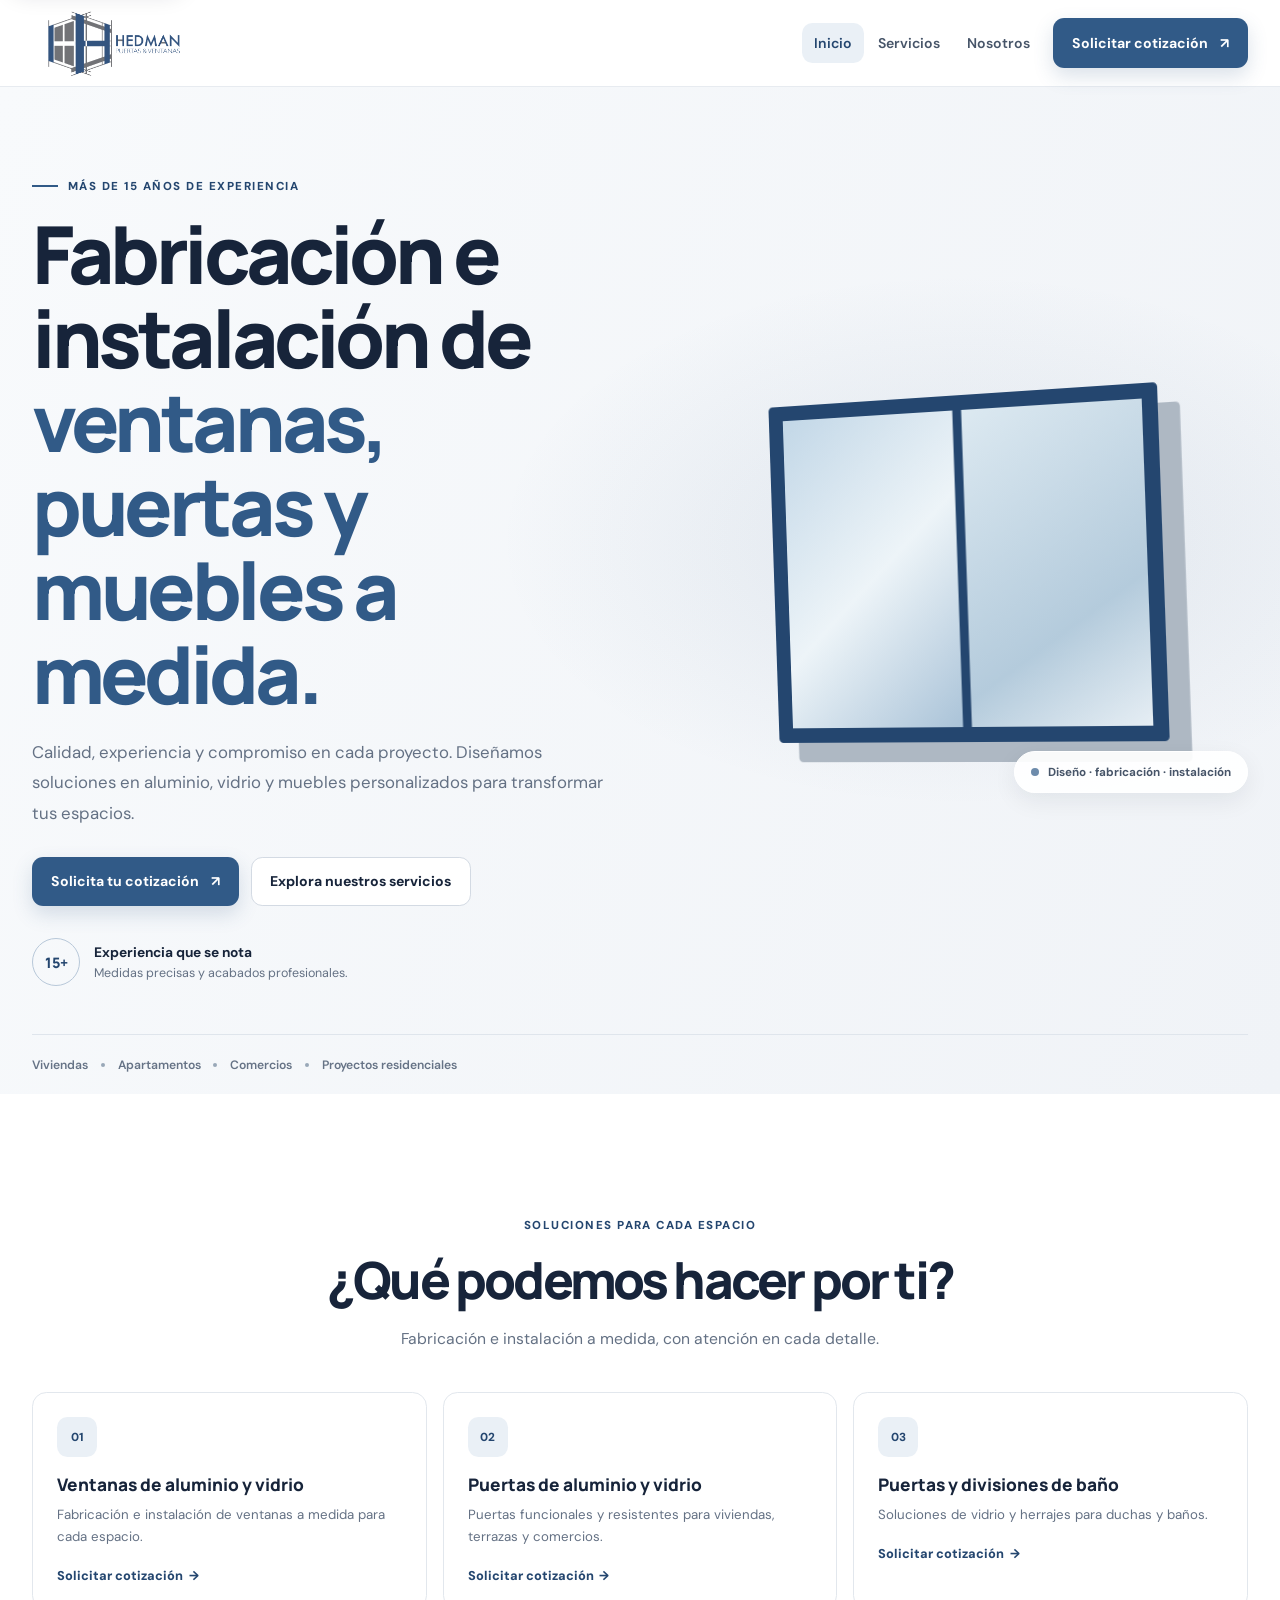
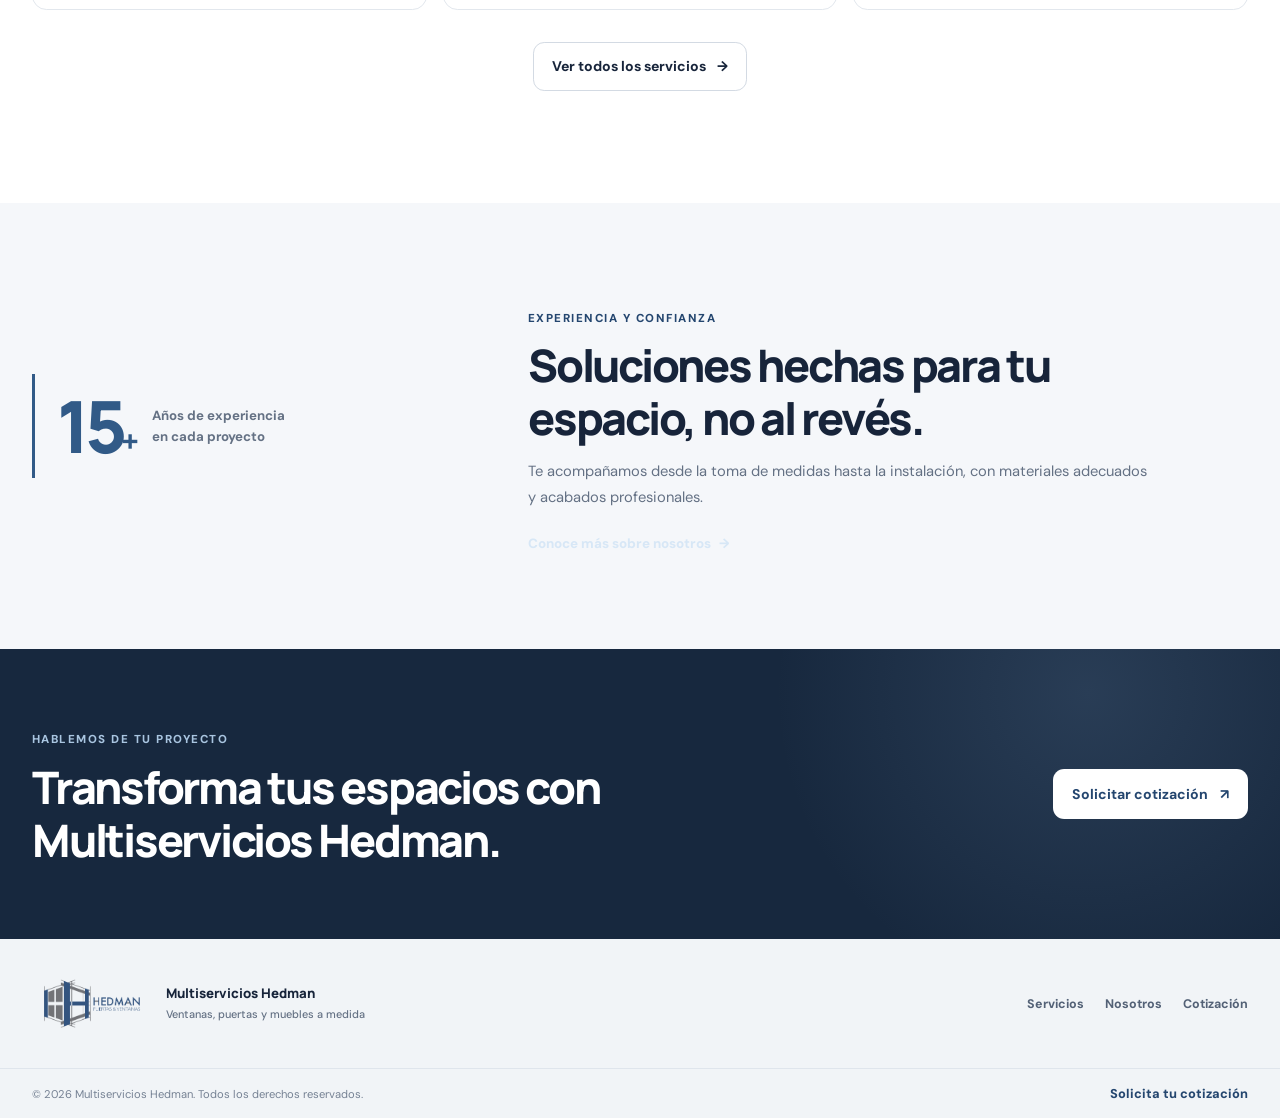
<file: index.html>
<!doctype html>
<html lang="es">
  <head>
    <meta name="google-site-verification" content="o9bRiM8Vv9h1W247i31Mnk1DUJc8JtSjaCbiQFtbAyY" /><title>Multiservicios Hedman | Ventanas, Puertas de Vidrio y Muebles en Panamá</title>
    <meta name="description" content="Fabricación e instalación de ventanas de aluminio, puertas de baño en vidrio templado y muebles a medida en Panamá. Más de 15 años de experiencia. Solicita tu cotización.">
    <meta charset="UTF-8" />
    <meta name="viewport" content="width=device-width, initial-scale=1" />
    <meta name="description" content="Multiservicios Hedman" />
    <meta name="theme-color" content="#f5f7fa" />
    <title>Multiservicios Hedman</title>
    <link rel="preconnect" href="https://fonts.googleapis.com" />
    <link rel="preconnect" href="https://fonts.gstatic.com" crossorigin />
    <link href="https://fonts.googleapis.com/css2?family=DM+Sans:wght@400;500;600;700&family=Manrope:wght@400;500;600;700;800&display=swap" rel="stylesheet" />
    <link rel="stylesheet" href="css/styles.css" />
    <script type="module" src="js/main.js"></script>
  </head>
  <body>
    <a class="skip-link" href="#contenido">Saltar al contenido</a>
    <header class="site-header">
      <nav class="navigation container" aria-label="Navegación principal">
        <a class="brand-link" href="index.html" aria-label="Multiservicios Hedman, inicio">
          <img src="Logo/Logo%20Hedman.png" alt="Hedman, puertas y ventanas" />
        </a>
        <button id="menu-toggle" class="menu-toggle" type="button" aria-expanded="false" aria-controls="primary-menu" aria-label="Abrir menú">
          <svg viewBox="0 0 24 24" fill="none" stroke="currentColor" stroke-width="1.8" aria-hidden="true"><path d="M4 7h16M4 12h16M4 17h16" stroke-linecap="round" /></svg>
        </button>
        <div id="primary-menu" class="nav-menu">
          <a class="nav-link" href="index.html" aria-current="page">Inicio</a>
          <a class="nav-link" href="servicios.html">Servicios</a>
          <a class="nav-link" href="nosotros.html">Nosotros</a>
          <a class="button button-primary nav-cta" href="cotizacion.html">Solicitar cotización <span aria-hidden="true">↗</span></a>
        </div>
      </nav>
    </header>

    <main id="contenido">
      <section class="hero-section">
        <div class="hero container">
          <div class="hero-copy">
            <p class="eyebrow"><span class="eyebrow-line"></span> Más de 15 años de experiencia</p>
            <h1>Fabricación e instalación de <span>ventanas, puertas y muebles a medida.</span></h1>
            <p class="hero-description">Calidad, experiencia y compromiso en cada proyecto. Diseñamos soluciones en aluminio, vidrio y muebles personalizados para transformar tus espacios.</p>
            <div class="hero-actions">
              <a class="button button-primary" href="cotizacion.html">Solicita tu cotización <span aria-hidden="true">↗</span></a>
              <a class="button button-outline" href="servicios.html">Explora nuestros servicios</a>
            </div>
            <div class="hero-proof">
              <span class="proof-icon" aria-hidden="true">15+</span>
              <p><strong>Experiencia que se nota</strong><br />Medidas precisas y acabados profesionales.</p>
            </div>
          </div>
          <div class="hero-visual" aria-label="Ilustración de una ventana moderna de aluminio">
            <div class="window-illustration" aria-hidden="true">
              <div class="window-frame"><div class="window-pane pane-one"></div><div class="window-pane pane-two"></div><div class="window-divider"></div></div>
              <div class="window-shadow"></div>
            </div>
            <div class="visual-caption"><span></span> Diseño · fabricación · instalación</div>
          </div>
        </div>
        <div class="hero-bottom container"><span>Viviendas</span><i></i><span>Apartamentos</span><i></i><span>Comercios</span><i></i><span>Proyectos residenciales</span></div>
      </section>

      <section class="section services-section">
        <div class="container">
          <div class="section-heading">
            <p class="eyebrow">Soluciones para cada espacio</p>
            <h2 class="section-title">¿Qué podemos hacer por ti?</h2>
            <p class="section-description">Fabricación e instalación a medida, con atención en cada detalle.</p>
          </div>
          <div id="services-grid" class="services-grid service-preview" data-service-limit="3" aria-live="polite"></div>
          <div class="section-action"><a class="button button-outline" href="servicios.html">Ver todos los servicios <span aria-hidden="true">→</span></a></div>
        </div>
      </section>

      <section class="home-about">
        <div class="container home-about-layout">
          <div class="home-about-number"><strong>15<span>+</span></strong><p>Años de experiencia<br />en cada proyecto</p></div>
          <div class="home-about-copy">
            <p class="eyebrow">Experiencia y confianza</p>
            <h2>Soluciones hechas para tu espacio, no al revés.</h2>
            <p>Te acompañamos desde la toma de medidas hasta la instalación, con materiales adecuados y acabados profesionales.</p>
            <a class="text-link text-link-dark" href="nosotros.html">Conoce más sobre nosotros <span aria-hidden="true">→</span></a>
          </div>
        </div>
      </section>

      <section class="home-cta">
        <div class="container home-cta-inner">
          <div><p class="eyebrow eyebrow-light">Hablemos de tu proyecto</p><h2>Transforma tus espacios con Multiservicios Hedman.</h2></div>
          <a class="button button-white" href="cotizacion.html">Solicitar cotización <span aria-hidden="true">↗</span></a>
        </div>
      </section>
    </main>

    <footer class="site-footer">
      <div class="container footer-main">
        <a class="footer-brand" href="index.html" aria-label="Multiservicios Hedman, inicio">
          <img src="Logo/Logo%20Hedman.png" alt="" />
          <span>Multiservicios Hedman<br /><small>Ventanas, puertas y muebles a medida</small></span>
        </a>
        <div class="footer-links"><a href="servicios.html">Servicios</a><a href="nosotros.html">Nosotros</a><a href="cotizacion.html">Cotización</a></div>
      </div>
      <div class="footer-bottom"><div class="container"><p>© <span id="current-year"></span> Multiservicios Hedman. Todos los derechos reservados.</p><a href="cotizacion.html">Solicita tu cotización</a></div></div>
    </footer>
  </body>
</html>
</file>
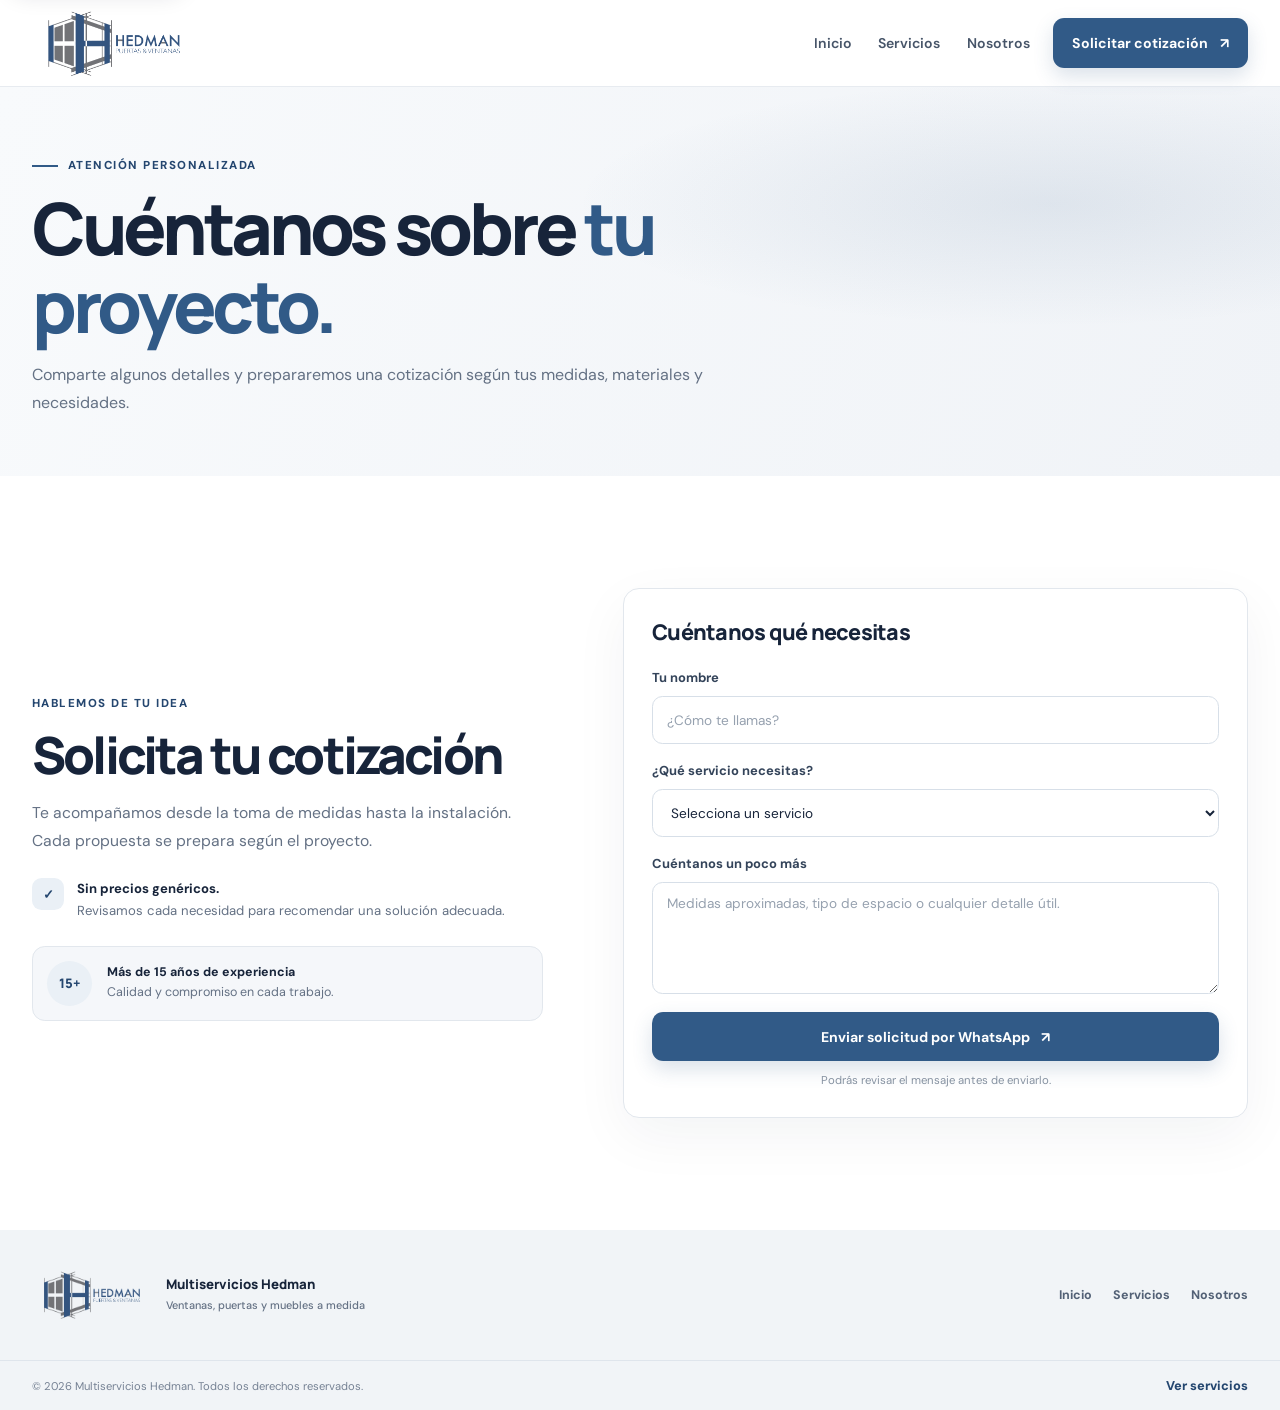
<file: cotizacion.html>
<!doctype html>
<html lang="es">
  <head>
    <meta charset="UTF-8" />
    <meta name="viewport" content="width=device-width, initial-scale=1" />
    <meta name="description" content="Solicita una cotización personalizada para ventanas, puertas, divisiones de baño y muebles a medida con Multiservicios Hedman." />
    <meta name="theme-color" content="#f5f7fa" />
    <title>Solicita una cotización | Multiservicios Hedman</title>
    <link rel="preconnect" href="https://fonts.googleapis.com" />
    <link rel="preconnect" href="https://fonts.gstatic.com" crossorigin />
    <link href="https://fonts.googleapis.com/css2?family=DM+Sans:wght@400;500;600;700&family=Manrope:wght@400;500;600;700;800&display=swap" rel="stylesheet" />
    <link rel="stylesheet" href="css/styles.css" />
    <script type="module" src="js/main.js"></script>
  </head>
  <body>
    <a class="skip-link" href="#contenido">Saltar al contenido</a>
    <header class="site-header">
      <nav class="navigation container" aria-label="Navegación principal">
        <a class="brand-link" href="index.html" aria-label="Multiservicios Hedman, inicio"><img src="Logo/Logo%20Hedman.png" alt="Hedman, puertas y ventanas" /></a>
        <button id="menu-toggle" class="menu-toggle" type="button" aria-expanded="false" aria-controls="primary-menu" aria-label="Abrir menú"><svg viewBox="0 0 24 24" fill="none" stroke="currentColor" stroke-width="1.8" aria-hidden="true"><path d="M4 7h16M4 12h16M4 17h16" stroke-linecap="round" /></svg></button>
        <div id="primary-menu" class="nav-menu">
          <a class="nav-link" href="index.html">Inicio</a>
          <a class="nav-link" href="servicios.html">Servicios</a>
          <a class="nav-link" href="nosotros.html">Nosotros</a>
          <a class="button button-primary nav-cta" href="cotizacion.html" aria-current="page">Solicitar cotización <span aria-hidden="true">↗</span></a>
        </div>
      </nav>
    </header>
    <main id="contenido">
      <section class="page-hero page-hero-compact">
        <div class="container page-hero-inner">
          <p class="eyebrow"><span class="eyebrow-line"></span> Atención personalizada</p>
          <h1>Cuéntanos sobre <span>tu proyecto.</span></h1>
          <p>Comparte algunos detalles y prepararemos una cotización según tus medidas, materiales y necesidades.</p>
        </div>
      </section>
      <section class="section quote-section">
        <div class="container quote-layout">
          <div class="quote-copy">
            <p class="eyebrow">Hablemos de tu idea</p>
            <h2 class="section-title">Solicita tu cotización</h2>
            <p class="section-description">Te acompañamos desde la toma de medidas hasta la instalación. Cada propuesta se prepara según el proyecto.</p>
            <div class="quote-note"><span aria-hidden="true">✓</span><p><strong>Sin precios genéricos.</strong><br />Revisamos cada necesidad para recomendar una solución adecuada.</p></div>
            <div class="quote-contact-card"><span class="quote-contact-icon" aria-hidden="true">15+</span><p><strong>Más de 15 años de experiencia</strong><br />Calidad y compromiso en cada trabajo.</p></div>
          </div>
          <form id="quote-form" class="quote-card">
            <h2>Cuéntanos qué necesitas</h2>
            <label class="form-label" for="quote-name">Tu nombre</label>
            <input id="quote-name" class="form-control" name="name" type="text" autocomplete="name" maxlength="80" placeholder="¿Cómo te llamas?" required />
            <label class="form-label" for="quote-service">¿Qué servicio necesitas?</label>
            <select id="quote-service" class="form-control" name="service" required><option value="">Selecciona un servicio</option></select>
            <label class="form-label" for="quote-details">Cuéntanos un poco más</label>
            <textarea id="quote-details" class="form-control" name="details" rows="5" maxlength="700" placeholder="Medidas aproximadas, tipo de espacio o cualquier detalle útil." required></textarea>
            <p id="quote-error" class="form-error" role="alert" hidden></p>
            <button class="button button-primary submit-button" type="submit">Enviar solicitud por WhatsApp <span aria-hidden="true">↗</span></button>
            <p class="form-hint">Podrás revisar el mensaje antes de enviarlo.</p>
          </form>
        </div>
      </section>
    </main>
    <footer class="site-footer">
      <div class="container footer-main">
        <a class="footer-brand" href="index.html" aria-label="Multiservicios Hedman, inicio"><img src="Logo/Logo%20Hedman.png" alt="" /><span>Multiservicios Hedman<br /><small>Ventanas, puertas y muebles a medida</small></span></a>
        <div class="footer-links"><a href="index.html">Inicio</a><a href="servicios.html">Servicios</a><a href="nosotros.html">Nosotros</a></div>
      </div>
      <div class="footer-bottom"><div class="container"><p>© <span id="current-year"></span> Multiservicios Hedman. Todos los derechos reservados.</p><a href="servicios.html">Ver servicios</a></div></div>
    </footer>
  </body>
</html>
</file>
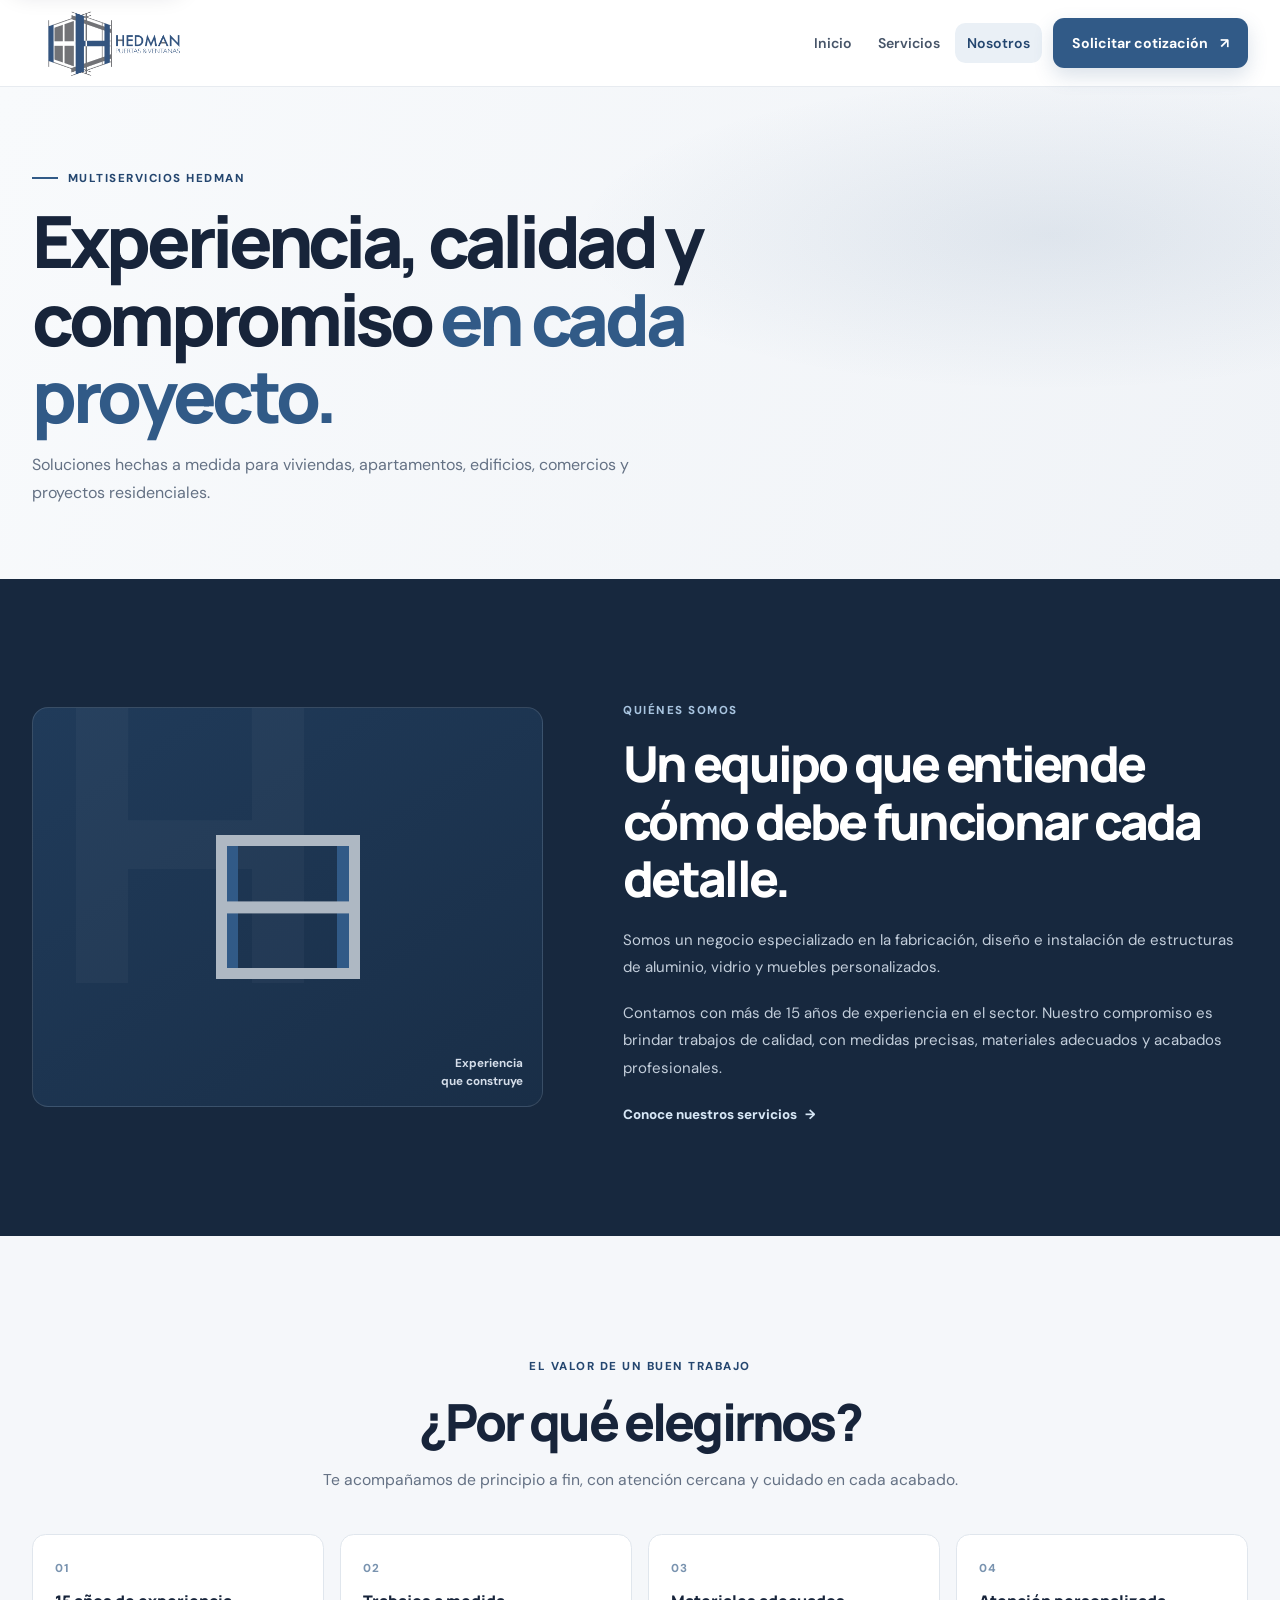
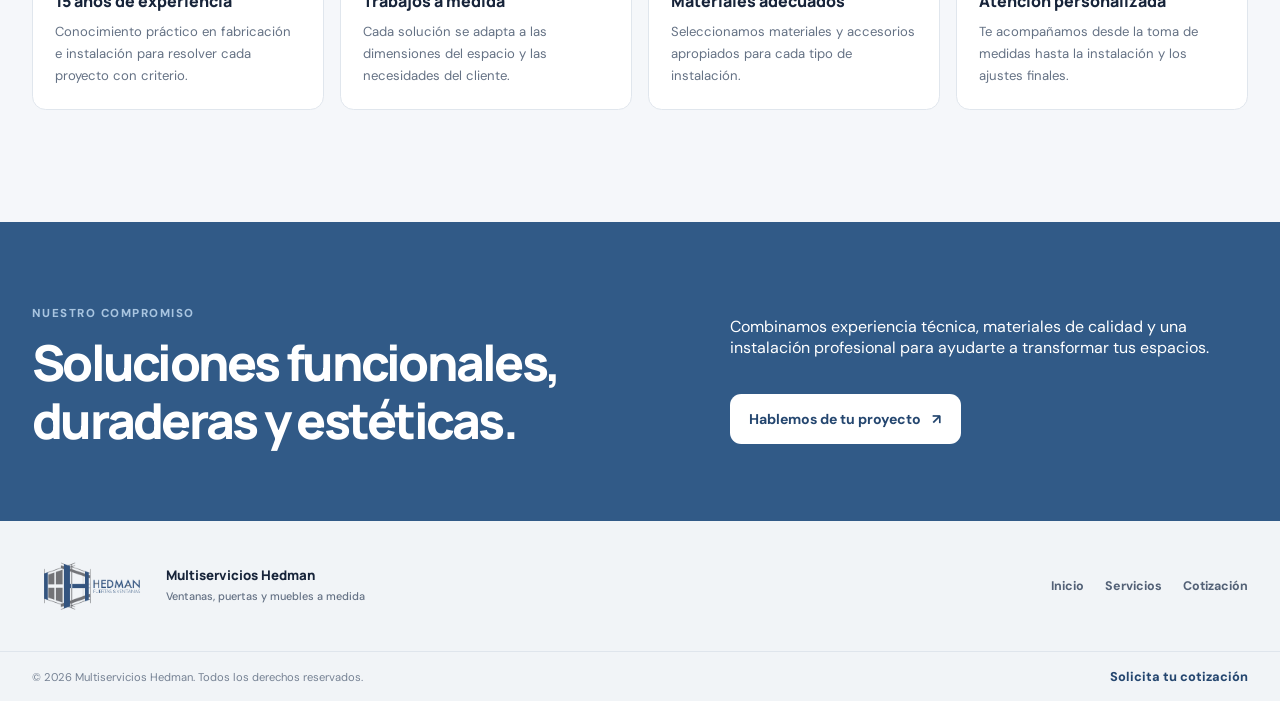
<file: nosotros.html>
<!doctype html>
<html lang="es">
  <head>
    <meta charset="UTF-8" />
    <meta name="viewport" content="width=device-width, initial-scale=1" />
    <meta name="description" content="Conoce Multiservicios Hedman: más de 15 años de experiencia en fabricación e instalación de aluminio, vidrio y muebles personalizados." />
    <meta name="theme-color" content="#f5f7fa" />
    <title>Nosotros | Multiservicios Hedman</title>
    <link rel="preconnect" href="https://fonts.googleapis.com" />
    <link rel="preconnect" href="https://fonts.gstatic.com" crossorigin />
    <link href="https://fonts.googleapis.com/css2?family=DM+Sans:wght@400;500;600;700&family=Manrope:wght@400;500;600;700;800&display=swap" rel="stylesheet" />
    <link rel="stylesheet" href="css/styles.css" />
    <script type="module" src="js/main.js"></script>
  </head>
  <body>
    <a class="skip-link" href="#contenido">Saltar al contenido</a>
    <header class="site-header">
      <nav class="navigation container" aria-label="Navegación principal">
        <a class="brand-link" href="index.html" aria-label="Multiservicios Hedman, inicio"><img src="Logo/Logo%20Hedman.png" alt="Hedman, puertas y ventanas" /></a>
        <button id="menu-toggle" class="menu-toggle" type="button" aria-expanded="false" aria-controls="primary-menu" aria-label="Abrir menú"><svg viewBox="0 0 24 24" fill="none" stroke="currentColor" stroke-width="1.8" aria-hidden="true"><path d="M4 7h16M4 12h16M4 17h16" stroke-linecap="round" /></svg></button>
        <div id="primary-menu" class="nav-menu">
          <a class="nav-link" href="index.html">Inicio</a>
          <a class="nav-link" href="servicios.html">Servicios</a>
          <a class="nav-link" href="nosotros.html" aria-current="page">Nosotros</a>
          <a class="button button-primary nav-cta" href="cotizacion.html">Solicitar cotización <span aria-hidden="true">↗</span></a>
        </div>
      </nav>
    </header>
    <main id="contenido">
      <section class="page-hero">
        <div class="container page-hero-inner">
          <p class="eyebrow"><span class="eyebrow-line"></span> Multiservicios Hedman</p>
          <h1>Experiencia, calidad y compromiso <span>en cada proyecto.</span></h1>
          <p>Soluciones hechas a medida para viviendas, apartamentos, edificios, comercios y proyectos residenciales.</p>
        </div>
      </section>
      <section class="about-section">
        <div class="container about-layout">
          <div class="about-mark" aria-hidden="true"><span>H</span><div class="mark-lines"><i></i><i></i><i></i></div><p>Experiencia<br />que construye</p></div>
          <div class="about-copy">
            <p class="eyebrow eyebrow-light">Quiénes somos</p>
            <h2>Un equipo que entiende cómo debe funcionar cada detalle.</h2>
            <p>Somos un negocio especializado en la fabricación, diseño e instalación de estructuras de aluminio, vidrio y muebles personalizados.</p>
            <p>Contamos con más de 15 años de experiencia en el sector. Nuestro compromiso es brindar trabajos de calidad, con medidas precisas, materiales adecuados y acabados profesionales.</p>
            <a class="text-link" href="servicios.html">Conoce nuestros servicios <span aria-hidden="true">→</span></a>
          </div>
        </div>
      </section>
      <section class="section reasons-section">
        <div class="container">
          <div class="section-heading">
            <p class="eyebrow">El valor de un buen trabajo</p>
            <h2 class="section-title">¿Por qué elegirnos?</h2>
            <p class="section-description">Te acompañamos de principio a fin, con atención cercana y cuidado en cada acabado.</p>
          </div>
          <div class="reasons-grid">
            <article class="reason-card"><span>01</span><h3>15 años de experiencia</h3><p>Conocimiento práctico en fabricación e instalación para resolver cada proyecto con criterio.</p></article>
            <article class="reason-card"><span>02</span><h3>Trabajos a medida</h3><p>Cada solución se adapta a las dimensiones del espacio y las necesidades del cliente.</p></article>
            <article class="reason-card"><span>03</span><h3>Materiales adecuados</h3><p>Seleccionamos materiales y accesorios apropiados para cada tipo de instalación.</p></article>
            <article class="reason-card"><span>04</span><h3>Atención personalizada</h3><p>Te acompañamos desde la toma de medidas hasta la instalación y los ajustes finales.</p></article>
          </div>
        </div>
      </section>
      <section class="commitment-section">
        <div class="container commitment-layout">
          <div><p class="eyebrow eyebrow-light">Nuestro compromiso</p><h2>Soluciones funcionales, duraderas y estéticas.</h2></div>
          <div><p>Combinamos experiencia técnica, materiales de calidad y una instalación profesional para ayudarte a transformar tus espacios.</p><a class="button button-white commitment-button" href="cotizacion.html">Hablemos de tu proyecto <span aria-hidden="true">↗</span></a></div>
        </div>
      </section>
    </main>
    <footer class="site-footer">
      <div class="container footer-main">
        <a class="footer-brand" href="index.html" aria-label="Multiservicios Hedman, inicio"><img src="Logo/Logo%20Hedman.png" alt="" /><span>Multiservicios Hedman<br /><small>Ventanas, puertas y muebles a medida</small></span></a>
        <div class="footer-links"><a href="index.html">Inicio</a><a href="servicios.html">Servicios</a><a href="cotizacion.html">Cotización</a></div>
      </div>
      <div class="footer-bottom"><div class="container"><p>© <span id="current-year"></span> Multiservicios Hedman. Todos los derechos reservados.</p><a href="cotizacion.html">Solicita tu cotización</a></div></div>
    </footer>
  </body>
</html>
</file>
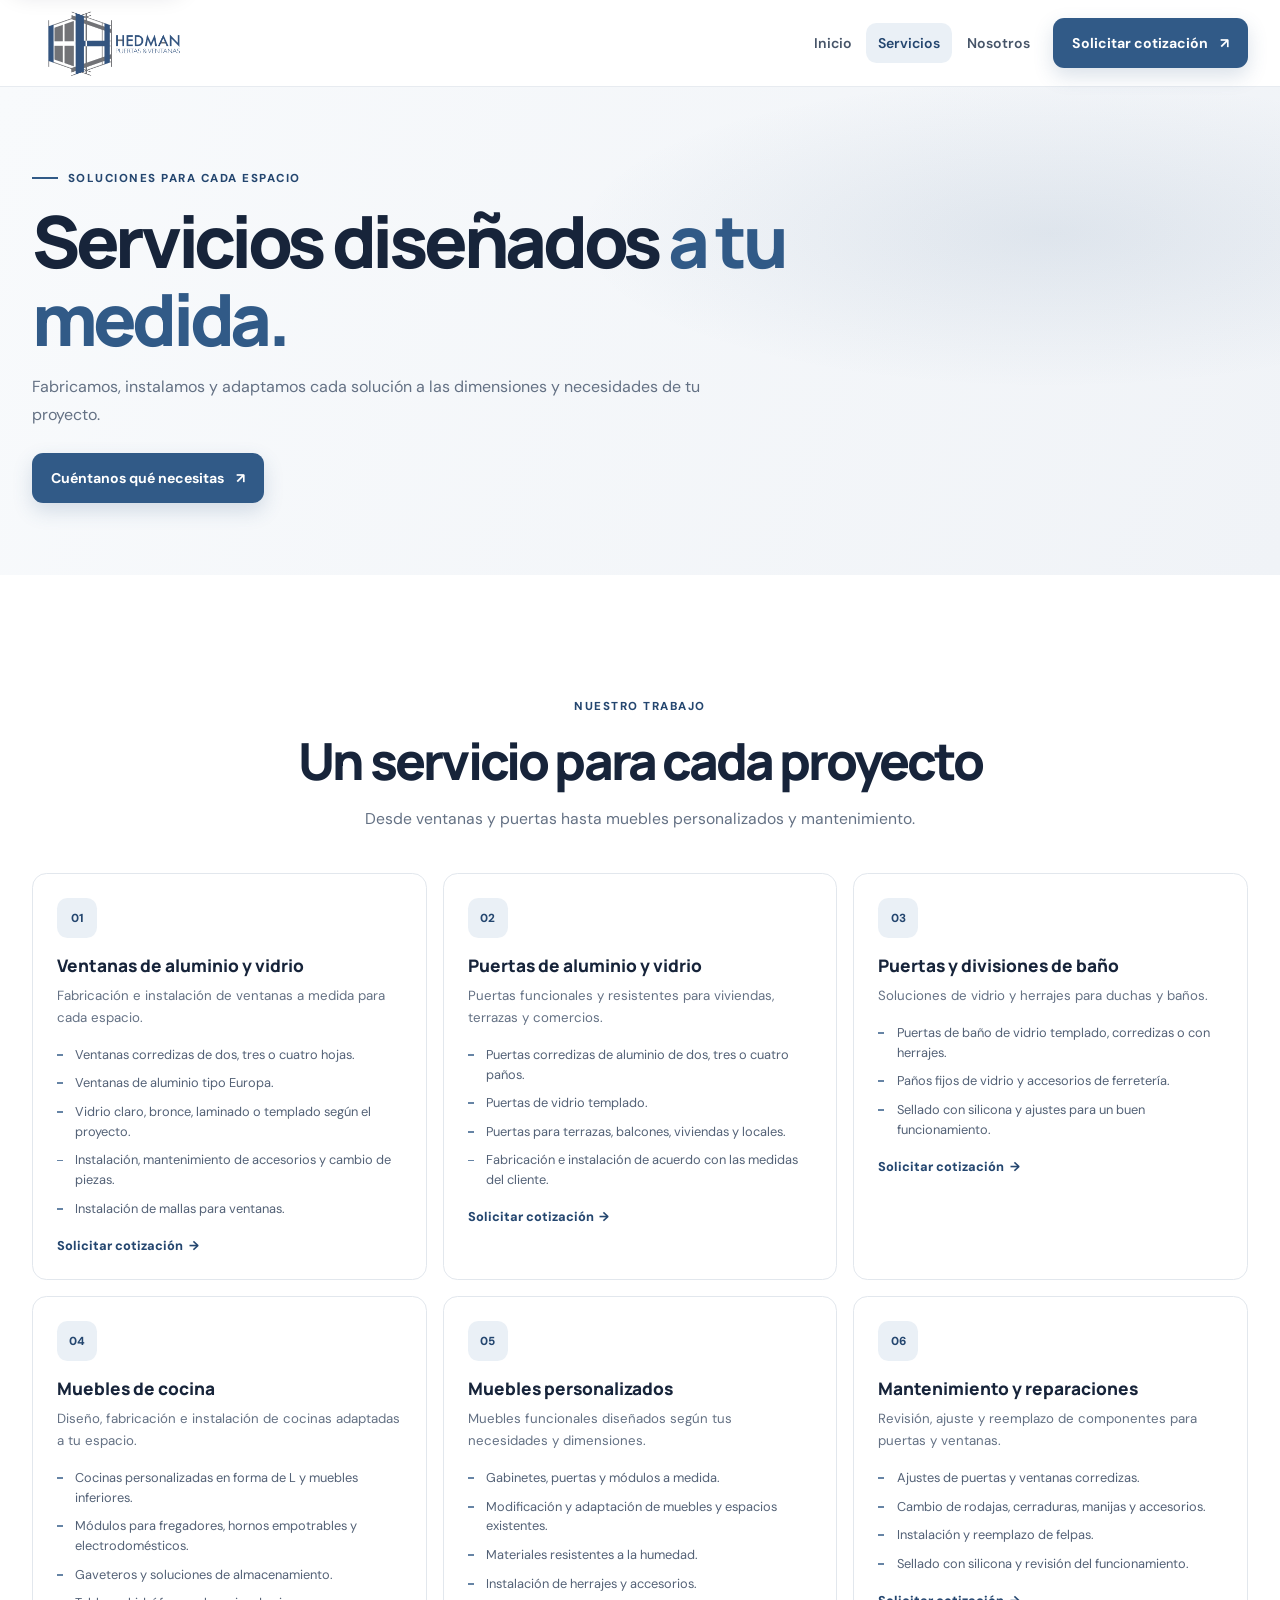
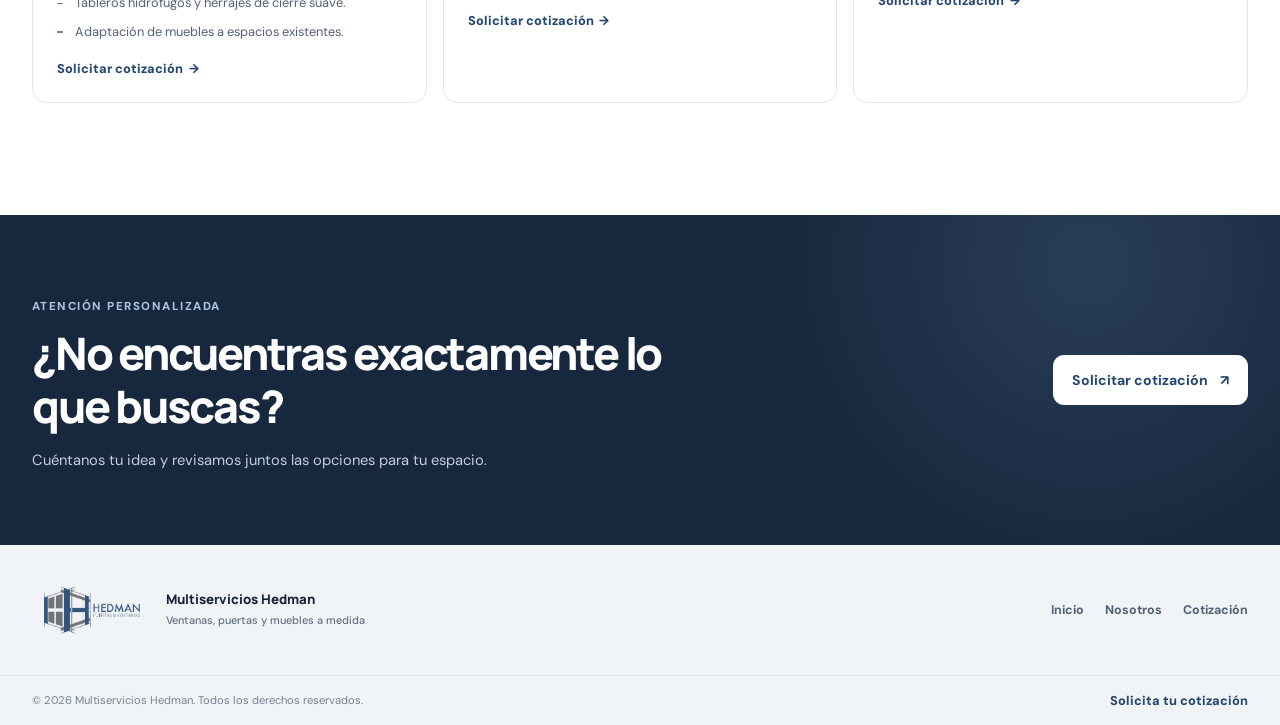
<file: servicios.html>
<!doctype html>
<html lang="es">
  <head>
    <meta charset="UTF-8" />
    <meta name="viewport" content="width=device-width, initial-scale=1" />
    <meta name="description" content="Conoce los servicios de ventanas, puertas de aluminio y vidrio, divisiones de baño, muebles a medida y mantenimiento de Multiservicios Hedman." />
    <meta name="theme-color" content="#f5f7fa" />
    <title>Servicios | Multiservicios Hedman</title>
    <link rel="preconnect" href="https://fonts.googleapis.com" />
    <link rel="preconnect" href="https://fonts.gstatic.com" crossorigin />
    <link href="https://fonts.googleapis.com/css2?family=DM+Sans:wght@400;500;600;700&family=Manrope:wght@400;500;600;700;800&display=swap" rel="stylesheet" />
    <link rel="stylesheet" href="css/styles.css" />
    <script type="module" src="js/main.js"></script>
  </head>
  <body>
    <a class="skip-link" href="#contenido">Saltar al contenido</a>
    <header class="site-header">
      <nav class="navigation container" aria-label="Navegación principal">
        <a class="brand-link" href="index.html" aria-label="Multiservicios Hedman, inicio"><img src="Logo/Logo%20Hedman.png" alt="Hedman, puertas y ventanas" /></a>
        <button id="menu-toggle" class="menu-toggle" type="button" aria-expanded="false" aria-controls="primary-menu" aria-label="Abrir menú"><svg viewBox="0 0 24 24" fill="none" stroke="currentColor" stroke-width="1.8" aria-hidden="true"><path d="M4 7h16M4 12h16M4 17h16" stroke-linecap="round" /></svg></button>
        <div id="primary-menu" class="nav-menu">
          <a class="nav-link" href="index.html">Inicio</a>
          <a class="nav-link" href="servicios.html" aria-current="page">Servicios</a>
          <a class="nav-link" href="nosotros.html">Nosotros</a>
          <a class="button button-primary nav-cta" href="cotizacion.html">Solicitar cotización <span aria-hidden="true">↗</span></a>
        </div>
      </nav>
    </header>
    <main id="contenido">
      <section class="page-hero">
        <div class="container page-hero-inner">
          <p class="eyebrow"><span class="eyebrow-line"></span> Soluciones para cada espacio</p>
          <h1>Servicios diseñados <span>a tu medida.</span></h1>
          <p>Fabricamos, instalamos y adaptamos cada solución a las dimensiones y necesidades de tu proyecto.</p>
          <a class="button button-primary" href="cotizacion.html">Cuéntanos qué necesitas <span aria-hidden="true">↗</span></a>
        </div>
      </section>
      <section class="section services-section">
        <div class="container">
          <div class="section-heading">
            <p class="eyebrow">Nuestro trabajo</p>
            <h2 class="section-title">Un servicio para cada proyecto</h2>
            <p class="section-description">Desde ventanas y puertas hasta muebles personalizados y mantenimiento.</p>
          </div>
          <div id="services-grid" class="services-grid" aria-live="polite"></div>
        </div>
      </section>
      <section class="home-cta">
        <div class="container home-cta-inner">
          <div><p class="eyebrow eyebrow-light">Atención personalizada</p><h2>¿No encuentras exactamente lo que buscas?</h2><p>Cuéntanos tu idea y revisamos juntos las opciones para tu espacio.</p></div>
          <a class="button button-white" href="cotizacion.html">Solicitar cotización <span aria-hidden="true">↗</span></a>
        </div>
      </section>
    </main>
    <footer class="site-footer">
      <div class="container footer-main">
        <a class="footer-brand" href="index.html" aria-label="Multiservicios Hedman, inicio"><img src="Logo/Logo%20Hedman.png" alt="" /><span>Multiservicios Hedman<br /><small>Ventanas, puertas y muebles a medida</small></span></a>
        <div class="footer-links"><a href="index.html">Inicio</a><a href="nosotros.html">Nosotros</a><a href="cotizacion.html">Cotización</a></div>
      </div>
      <div class="footer-bottom"><div class="container"><p>© <span id="current-year"></span> Multiservicios Hedman. Todos los derechos reservados.</p><a href="cotizacion.html">Solicita tu cotización</a></div></div>
    </footer>
  </body>
</html>
</file>
<file: css/styles.css>
:root {
  color-scheme: light;
  --ink: #17243a;
  --muted: #647184;
  --blue: #315a87;
  --blue-dark: #24466f;
  --blue-soft: #eaf0f6;
  --steel: #737d8b;
  --surface: #f5f7fa;
  --line: #e2e7ed;
  --display-font: "Manrope", sans-serif;
  --body-font: "DM Sans", sans-serif;
}

* {
  box-sizing: border-box;
}

html {
  scroll-behavior: smooth;
  scroll-padding-top: 6rem;
}

body {
  margin: 0;
  color: var(--ink);
  background: #fff;
  font-family: var(--body-font);
  -webkit-font-smoothing: antialiased;
}

body,
button,
input,
select,
textarea {
  font-family: var(--body-font);
}

a {
  color: inherit;
  text-decoration: none;
}

button,
input,
select,
textarea {
  font: inherit;
}

.container {
  width: min(100% - 3rem, 76rem);
  margin-inline: auto;
}

.skip-link {
  position: fixed;
  z-index: 100;
  top: 0.75rem;
  left: 0.75rem;
  transform: translateY(-160%);
  border-radius: 0.75rem;
  background: #fff;
  padding: 0.75rem 1rem;
  box-shadow: 0 8px 24px #0f172a24;
}

.skip-link:focus {
  transform: translateY(0);
}

.site-header {
  position: sticky;
  z-index: 40;
  top: 0;
  border-bottom: 1px solid #e2e7edcf;
  background: rgb(255 255 255 / 92%);
  backdrop-filter: blur(16px);
}

.navigation {
  display: flex;
  min-height: 5.4rem;
  align-items: center;
  justify-content: space-between;
}

.brand-link {
  display: inline-flex;
  width: 10.25rem;
  align-items: center;
}

.brand-link img,
.footer-brand img {
  display: block;
  width: 100%;
  height: auto;
}

.menu-toggle {
  display: grid;
  width: 2.75rem;
  height: 2.75rem;
  place-items: center;
  border: 1px solid var(--line);
  border-radius: 0.8rem;
  background: #fff;
  color: var(--ink);
}

.menu-toggle svg {
  width: 1.4rem;
  height: 1.4rem;
}

.nav-menu {
  position: absolute;
  top: calc(100% + 0.45rem);
  right: 1.5rem;
  left: 1.5rem;
  display: none;
  flex-direction: column;
  gap: 0.3rem;
  border: 1px solid var(--line);
  border-radius: 1rem;
  background: #fff;
  padding: 0.75rem;
  box-shadow: 0 18px 40px #0f172a14;
}

.nav-menu.is-open {
  display: flex;
}

.nav-link {
  border-radius: 0.65rem;
  padding: 0.75rem;
  color: #475569;
  font-size: 0.88rem;
  font-weight: 600;
}

.nav-link:hover,
.nav-link:focus-visible {
  background: var(--surface);
  color: var(--blue-dark);
}

.nav-link[aria-current="page"] {
  background: var(--blue-soft);
  color: var(--blue-dark);
}

.button {
  display: inline-flex;
  min-height: 3.1rem;
  align-items: center;
  justify-content: center;
  gap: 0.7rem;
  border: 1px solid transparent;
  border-radius: 0.7rem;
  padding: 0.8rem 1.15rem;
  font-size: 0.88rem;
  font-weight: 700;
  text-align: center;
  transition: background 160ms ease, color 160ms ease, transform 160ms ease, box-shadow 160ms ease;
}

.button:hover {
  transform: translateY(-2px);
}

.button:focus-visible,
.nav-link:focus-visible,
.menu-toggle:focus-visible,
.text-link:focus-visible,
.footer-bottom a:focus-visible {
  outline: 3px solid #75a4d3;
  outline-offset: 3px;
}

.button-primary {
  background: var(--blue);
  color: #fff;
  box-shadow: 0 8px 20px rgb(49 90 135 / 18%);
}

.button-primary:hover {
  background: var(--blue-dark);
}

.button-outline {
  border-color: #d3dae3;
  background: #fff;
  color: var(--ink);
}

.button-outline:hover {
  background: var(--surface);
}

.hero-section {
  overflow: hidden;
  background:
    radial-gradient(ellipse at 75% 45%, rgb(49 90 135 / 10%), transparent 34%),
    linear-gradient(110deg, #f8fafc, #f0f3f7);
}

.hero {
  display: grid;
  align-items: center;
  gap: 3.5rem;
  padding-top: 5.2rem;
  padding-bottom: 4.5rem;
}

.hero-copy {
  position: relative;
  z-index: 2;
}

.eyebrow {
  display: flex;
  align-items: center;
  gap: 0.65rem;
  color: var(--blue-dark);
  font-size: 0.72rem;
  font-weight: 800;
  letter-spacing: 0.13em;
  text-transform: uppercase;
}

.eyebrow-line {
  width: 1.6rem;
  height: 2px;
  background: var(--blue);
}

.hero h1,
.section-title,
.about-copy h2,
.commitment-layout h2 {
  margin: 1.1rem 0 0;
  font-family: var(--display-font);
  font-weight: 800;
  letter-spacing: -0.055em;
}

.hero h1 {
  max-width: 46rem;
  font-size: clamp(2.7rem, 7vw, 5rem);
  line-height: 1.05;
}

.hero h1 span {
  color: var(--blue);
}

.hero-description {
  max-width: 36rem;
  margin: 1.35rem 0 0;
  color: var(--muted);
  font-size: 1.05rem;
  line-height: 1.8;
}

.hero-actions {
  display: flex;
  flex-wrap: wrap;
  gap: 0.75rem;
  margin-top: 1.8rem;
}

.hero-proof {
  display: flex;
  align-items: center;
  gap: 0.9rem;
  margin-top: 2rem;
  color: var(--muted);
  font-size: 0.78rem;
  line-height: 1.6;
}

.hero-proof p {
  margin: 0;
}

.hero-proof strong {
  color: var(--ink);
  font-size: 0.86rem;
}

.proof-icon {
  display: grid;
  width: 3rem;
  height: 3rem;
  flex: 0 0 auto;
  place-items: center;
  border: 1px solid #b8c8d9;
  border-radius: 50%;
  color: var(--blue-dark);
  font-family: var(--display-font);
  font-size: 0.9rem;
  font-weight: 800;
}

.hero-visual {
  position: relative;
  display: grid;
  min-height: 22rem;
  place-items: center;
}

.window-illustration {
  position: relative;
  width: min(100%, 28rem);
  aspect-ratio: 1 / 0.9;
}

.window-frame {
  position: absolute;
  inset: 5% 7% 9% 5%;
  display: grid;
  grid-template-columns: 1fr 1fr;
  gap: 0.55rem;
  overflow: hidden;
  border: 0.95rem solid var(--blue-dark);
  border-radius: 0.28rem;
  background: #dce7f0;
  box-shadow: 1.3rem 1.25rem 0 #aeb8c3;
  transform: perspective(900px) rotateY(-9deg) rotateZ(-2deg);
}

.window-pane {
  background: linear-gradient(135deg, #c2d7e7 0%, #edf4f8 52%, #aac3d8 100%);
}

.pane-two {
  background: linear-gradient(145deg, #dce9f1, #b4cbdc 66%, #e6eef4);
}

.window-divider {
  position: absolute;
  inset: 0 auto 0 50%;
  width: 0.55rem;
  background: var(--blue-dark);
  transform: translateX(-50%);
}

.window-shadow {
  position: absolute;
  z-index: -1;
  right: 2%;
  bottom: 1%;
  width: 73%;
  height: 3rem;
  border-radius: 50%;
  background: #66778b26;
  filter: blur(16px);
}

.visual-caption {
  position: absolute;
  right: 0;
  bottom: 0.5rem;
  display: flex;
  align-items: center;
  gap: 0.55rem;
  border: 1px solid #fff;
  border-radius: 999px;
  background: #ffffffeb;
  padding: 0.75rem 1rem;
  box-shadow: 0 8px 25px #0f172a12;
  color: #475569;
  font-size: 0.73rem;
  font-weight: 700;
}

.visual-caption span {
  width: 0.5rem;
  height: 0.5rem;
  border-radius: 50%;
  background: #6d8bab;
}

.hero-bottom {
  display: flex;
  flex-wrap: wrap;
  align-items: center;
  gap: 0.8rem;
  border-top: 1px solid #dfe5ec;
  padding-top: 1.35rem;
  padding-bottom: 1.35rem;
  color: #667386;
  font-size: 0.76rem;
  font-weight: 600;
}

.hero-bottom i {
  width: 0.25rem;
  height: 0.25rem;
  border-radius: 50%;
  background: #99a8b8;
}

.section {
  padding-top: 5.5rem;
  padding-bottom: 5.5rem;
}

.section-heading {
  max-width: 44rem;
  margin: 0 auto 2.5rem;
  text-align: center;
}

.section-heading .eyebrow {
  justify-content: center;
}

.section-title {
  font-size: clamp(2rem, 5vw, 3.2rem);
  line-height: 1.14;
}

.section-description {
  margin: 1rem 0 0;
  color: var(--muted);
  font-size: 0.98rem;
  line-height: 1.75;
}

.services-section {
  background: #fff;
}

.services-grid {
  display: grid;
  gap: 1rem;
}

.service-preview .service-card ul {
  display: none;
}

.section-action {
  display: flex;
  justify-content: center;
  margin-top: 2rem;
}

.home-about {
  background: var(--surface);
}

.home-about-layout {
  display: grid;
  align-items: center;
  gap: 2rem;
  padding-top: 4.5rem;
  padding-bottom: 4.5rem;
}

.home-about-number {
  display: flex;
  align-items: center;
  gap: 1.15rem;
  border-left: 3px solid var(--blue);
  padding: 1rem 1.4rem;
}

.home-about-number strong {
  color: var(--blue);
  font-family: var(--display-font);
  font-size: 4.5rem;
  font-weight: 800;
  letter-spacing: -0.08em;
  line-height: 1;
}

.home-about-number strong span {
  font-size: 2rem;
}

.home-about-number p {
  margin: 0;
  color: var(--muted);
  font-size: 0.83rem;
  font-weight: 700;
  line-height: 1.6;
}

.home-about-copy {
  max-width: 39rem;
}

.home-about-copy h2,
.home-cta h2 {
  margin: 0.85rem 0 0;
  font-family: var(--display-font);
  font-size: clamp(1.9rem, 4vw, 2.8rem);
  font-weight: 800;
  letter-spacing: -0.05em;
  line-height: 1.18;
}

.home-about-copy > p:not(.eyebrow) {
  margin: 0.9rem 0 0;
  color: var(--muted);
  font-size: 0.92rem;
  line-height: 1.75;
}

.text-link-dark {
  color: var(--blue-dark);
}

.home-cta {
  background:
    radial-gradient(circle at 85% 15%, #7191b533 0, transparent 28%),
    #17283e;
  color: #fff;
}

.home-cta-inner {
  display: flex;
  flex-direction: column;
  align-items: flex-start;
  gap: 1.5rem;
  padding-top: 3.5rem;
  padding-bottom: 3.5rem;
}

.home-cta h2 {
  max-width: 43rem;
}

.home-cta-inner > div > p:not(.eyebrow) {
  max-width: 38rem;
  margin: 0.9rem 0 0;
  color: #c3cedb;
  font-size: 0.92rem;
  line-height: 1.75;
}

.button-white {
  background: #fff;
  color: var(--blue-dark);
}

.button-white:hover {
  background: #eaf0f6;
}

.page-hero {
  background:
    radial-gradient(ellipse at 82% 30%, rgb(49 90 135 / 10%), transparent 32%),
    linear-gradient(110deg, #f8fafc, #f0f3f7);
}

.page-hero-inner {
  padding-top: 4.5rem;
  padding-bottom: 4.5rem;
}

.page-hero h1 {
  max-width: 52rem;
  margin: 1rem 0 0;
  font-family: var(--display-font);
  font-size: clamp(2.6rem, 6vw, 4.5rem);
  font-weight: 800;
  letter-spacing: -0.06em;
  line-height: 1.08;
}

.page-hero h1 span {
  color: var(--blue);
}

.page-hero-inner > p:not(.eyebrow) {
  max-width: 42rem;
  margin: 1rem 0 0;
  color: var(--muted);
  font-size: 1rem;
  line-height: 1.75;
}

.page-hero .button {
  margin-top: 1.5rem;
}

.page-hero-compact .page-hero-inner {
  padding-top: 3.7rem;
  padding-bottom: 3.7rem;
}

.quote-card > h2 {
  margin: 0 0 0.35rem;
  font-family: var(--display-font);
  font-size: 1.35rem;
  font-weight: 800;
  letter-spacing: -0.035em;
}

.quote-contact-card {
  display: flex;
  align-items: center;
  gap: 0.9rem;
  margin-top: 1.5rem;
  border: 1px solid var(--line);
  border-radius: 0.8rem;
  background: var(--surface);
  padding: 0.9rem;
  color: var(--muted);
  font-size: 0.78rem;
  line-height: 1.6;
}

.quote-contact-card p {
  margin: 0;
}

.quote-contact-card strong {
  color: var(--ink);
}

.quote-contact-icon {
  display: grid;
  width: 2.8rem;
  height: 2.8rem;
  flex: 0 0 auto;
  place-items: center;
  border-radius: 50%;
  background: var(--blue-soft);
  color: var(--blue-dark);
  font-family: var(--display-font);
  font-size: 0.82rem;
  font-weight: 800;
}

.commitment-button {
  margin-top: 1.25rem;
}

.service-card {
  position: relative;
  border: 1px solid var(--line);
  border-radius: 0.9rem;
  background: #fff;
  padding: 1.5rem;
  transition: border-color 180ms ease, box-shadow 180ms ease, transform 180ms ease;
}

.service-card:hover {
  transform: translateY(-3px);
  border-color: #b7c8da;
  box-shadow: 0 16px 38px #0f172a0d;
}

.service-number {
  display: inline-grid;
  width: 2.5rem;
  height: 2.5rem;
  place-items: center;
  border-radius: 0.65rem;
  background: var(--blue-soft);
  color: var(--blue-dark);
  font-size: 0.73rem;
  font-weight: 800;
}

.service-card h3 {
  margin: 1rem 0 0;
  font-family: var(--display-font);
  font-size: 1.08rem;
  font-weight: 800;
}

.service-card p {
  margin: 0.5rem 0 0;
  color: var(--muted);
  font-size: 0.83rem;
  line-height: 1.65;
}

.service-card ul {
  display: grid;
  gap: 0.55rem;
  margin: 1rem 0 0;
  padding: 0;
  color: #536176;
  font-size: 0.8rem;
  line-height: 1.55;
  list-style: none;
}

.service-card li {
  position: relative;
  padding-left: 1.15rem;
}

.service-card li::before {
  position: absolute;
  top: 0.57rem;
  left: 0;
  width: 0.38rem;
  height: 0.12rem;
  background: #6684a5;
  content: "";
}

.service-card a {
  display: inline-flex;
  align-items: center;
  gap: 0.35rem;
  margin-top: 1.15rem;
  color: var(--blue-dark);
  font-size: 0.8rem;
  font-weight: 800;
}

.service-card a:hover {
  text-decoration: underline;
}

.about-section {
  overflow: hidden;
  background: #17283e;
  color: #fff;
}

.about-layout {
  display: grid;
  align-items: center;
  gap: 3rem;
  padding-top: 5.5rem;
  padding-bottom: 5.5rem;
}

.about-mark {
  position: relative;
  display: grid;
  min-height: 18rem;
  place-items: center;
  overflow: hidden;
  border: 1px solid #ffffff20;
  border-radius: 1rem;
  background: linear-gradient(145deg, #203b5a, #192e47);
}

.about-mark > span {
  position: absolute;
  top: -4rem;
  left: 1rem;
  color: #ffffff08;
  font-family: var(--display-font);
  font-size: 24rem;
  font-weight: 800;
  line-height: 1;
}

.mark-lines {
  position: relative;
  display: flex;
  width: 9rem;
  height: 9rem;
  justify-content: space-between;
  border: 0.7rem solid #aeb8c3;
}

.mark-lines::after {
  position: absolute;
  top: 50%;
  right: 0;
  left: 0;
  height: 0.7rem;
  background: #aeb8c3;
  content: "";
  transform: translateY(-50%);
}

.mark-lines i {
  width: 0.7rem;
  height: 100%;
  background: #315a87;
}

.mark-lines i:nth-child(2) {
  background: #315a87;
}

.mark-lines i:nth-child(3) {
  display: none;
}

.about-mark p {
  position: absolute;
  right: 1.2rem;
  bottom: 1rem;
  margin: 0;
  color: #d5deea;
  font-size: 0.73rem;
  font-weight: 700;
  line-height: 1.5;
  text-align: right;
}

.eyebrow-light {
  color: #a9c5e0;
}

.about-copy {
  max-width: 40rem;
}

.about-copy h2,
.commitment-layout h2 {
  font-size: clamp(2rem, 4vw, 3.1rem);
  line-height: 1.16;
}

.about-copy > p:not(.eyebrow) {
  margin: 1.2rem 0 0;
  color: #c3cedb;
  font-size: 0.94rem;
  line-height: 1.8;
}

.text-link {
  display: inline-flex;
  align-items: center;
  gap: 0.5rem;
  margin-top: 1.5rem;
  color: #d7e7f6;
  font-size: 0.84rem;
  font-weight: 800;
}

.reasons-section {
  background: var(--surface);
}

.reasons-grid {
  display: grid;
  gap: 1rem;
}

.reason-card {
  border: 1px solid #e0e6ed;
  border-radius: 0.85rem;
  background: #fff;
  padding: 1.35rem;
}

.reason-card > span {
  color: #7993af;
  font-size: 0.72rem;
  font-weight: 800;
  letter-spacing: 0.12em;
}

.reason-card h3 {
  margin: 0.8rem 0 0;
  font-family: var(--display-font);
  font-size: 1rem;
  font-weight: 800;
}

.reason-card p {
  margin: 0.55rem 0 0;
  color: var(--muted);
  font-size: 0.82rem;
  line-height: 1.7;
}

.commitment-section {
  background: var(--blue);
  color: #fff;
}

.commitment-layout {
  display: grid;
  align-items: center;
  gap: 1.5rem;
  padding-top: 3.6rem;
  padding-bottom: 3.6rem;
}

.commitment-layout h2 {
  max-width: 38rem;
  margin-top: 0.85rem;
}

.commitment-layout > p {
  max-width: 34rem;
  margin: 0;
  color: #e0e9f2;
  font-size: 0.93rem;
  line-height: 1.8;
}

.quote-section {
  background: #fff;
}

.quote-layout {
  display: grid;
  align-items: start;
  gap: 2.5rem;
}

.quote-copy .section-title {
  margin-top: 0.85rem;
}

.quote-copy .section-description {
  max-width: 34rem;
}

.quote-note {
  display: flex;
  align-items: flex-start;
  gap: 0.8rem;
  margin-top: 1.5rem;
  color: var(--muted);
  font-size: 0.82rem;
  line-height: 1.65;
}

.quote-note > span {
  display: grid;
  width: 2rem;
  height: 2rem;
  flex: 0 0 auto;
  place-items: center;
  border-radius: 0.6rem;
  background: var(--blue-soft);
  color: var(--blue-dark);
  font-weight: 800;
}

.quote-note p {
  margin: 0;
}

.quote-note strong {
  color: var(--ink);
}

.quote-card {
  display: grid;
  gap: 0.65rem;
  border: 1px solid var(--line);
  border-radius: 1rem;
  background: #fff;
  padding: 1.35rem;
  box-shadow: 0 18px 55px #15243a0d;
}

.form-label {
  margin-top: 0.45rem;
  color: #34445a;
  font-size: 0.81rem;
  font-weight: 700;
}

.form-control {
  width: 100%;
  min-height: 3rem;
  border: 1px solid #d7dfe8;
  border-radius: 0.65rem;
  background: #fff;
  padding: 0.75rem 0.85rem;
  color: var(--ink);
  font-size: 0.85rem;
  outline: none;
  transition: border-color 160ms ease, box-shadow 160ms ease;
}

textarea.form-control {
  min-height: 7rem;
  resize: vertical;
}

.form-control:focus {
  border-color: #547ba3;
  box-shadow: 0 0 0 3px #547ba321;
}

.form-control::placeholder {
  color: #96a1af;
}

.submit-button {
  width: 100%;
  margin-top: 0.45rem;
}

.form-hint {
  margin: 0;
  color: #8591a0;
  font-size: 0.71rem;
  line-height: 1.55;
  text-align: center;
}

.form-error {
  margin: 0.35rem 0 0;
  border-radius: 0.6rem;
  background: #fef2f2;
  padding: 0.7rem 0.8rem;
  color: #b91c1c;
  font-size: 0.78rem;
  line-height: 1.5;
}

.site-footer {
  background: #f1f4f7;
}

.footer-main {
  display: flex;
  flex-direction: column;
  gap: 1.5rem;
  padding-top: 2.3rem;
  padding-bottom: 2.3rem;
}

.footer-brand {
  display: flex;
  max-width: 23rem;
  align-items: center;
  gap: 0.85rem;
  font-family: var(--display-font);
  font-size: 0.83rem;
  font-weight: 800;
  line-height: 1.5;
}

.footer-brand img {
  width: 7.5rem;
  flex: 0 0 auto;
}

.footer-brand small {
  color: var(--muted);
  font-family: var(--body-font);
  font-size: 0.68rem;
  font-weight: 500;
}

.footer-contact p {
  margin: 0 0 0.4rem;
  color: var(--muted);
  font-size: 0.78rem;
}

.footer-contact a,
.footer-bottom a {
  color: var(--blue-dark);
  font-size: 0.8rem;
  font-weight: 800;
}

.footer-links {
  display: flex;
  flex-wrap: wrap;
  gap: 0.7rem 1.3rem;
}

.footer-links a {
  color: #536176;
  font-size: 0.78rem;
  font-weight: 700;
}

.footer-links a:hover {
  color: var(--blue-dark);
}

.footer-bottom {
  border-top: 1px solid #dfe5ec;
}

.footer-bottom .container {
  display: flex;
  flex-direction: column;
  gap: 0.5rem;
  padding-top: 1rem;
  padding-bottom: 1rem;
}

.footer-bottom p {
  margin: 0;
  color: #768294;
  font-size: 0.7rem;
}

@media (min-width: 600px) {
  .services-grid,
  .reasons-grid {
    grid-template-columns: repeat(2, minmax(0, 1fr));
  }

  .quote-card {
    padding: 1.75rem;
  }

  .home-about-layout {
    grid-template-columns: 0.75fr 1.25fr;
    gap: 4rem;
    padding-top: 6rem;
    padding-bottom: 6rem;
  }

  .home-cta-inner {
    flex-direction: row;
    align-items: center;
    justify-content: space-between;
    padding-top: 4.5rem;
    padding-bottom: 4.5rem;
  }

  .footer-main,
  .footer-bottom .container {
    flex-direction: row;
    align-items: center;
    justify-content: space-between;
  }
}

@media (min-width: 800px) {
  .menu-toggle {
    display: none;
  }

  .nav-menu {
    position: static;
    display: flex;
    flex-direction: row;
    align-items: center;
    gap: 0.15rem;
    border: 0;
    background: transparent;
    padding: 0;
    box-shadow: none;
  }

  .nav-link {
    padding: 0.7rem 0.75rem;
  }

  .nav-cta {
    margin-left: 0.55rem;
  }

  .hero {
    grid-template-columns: 1.05fr 0.95fr;
    gap: 2rem;
    padding-top: 5rem;
    padding-bottom: 3rem;
  }

  .hero-visual {
    min-height: 28rem;
  }

  .section {
    padding-top: 7rem;
    padding-bottom: 7rem;
  }

  .services-grid {
    grid-template-columns: repeat(3, minmax(0, 1fr));
  }

  .about-layout {
    grid-template-columns: 0.9fr 1.1fr;
    gap: 5rem;
    padding-top: 7rem;
    padding-bottom: 7rem;
  }

  .about-mark {
    min-height: 25rem;
  }

  .reasons-grid {
    grid-template-columns: repeat(4, minmax(0, 1fr));
  }

  .commitment-layout {
    grid-template-columns: 1.1fr 0.9fr;
    gap: 4rem;
    padding-top: 4.5rem;
    padding-bottom: 4.5rem;
  }

  .quote-layout {
    grid-template-columns: 0.9fr 1.1fr;
    align-items: center;
    gap: 5rem;
  }
}

@media (prefers-reduced-motion: reduce) {
  *,
  *::before,
  *::after {
    scroll-behavior: auto !important;
    animation-duration: 0.01ms !important;
    animation-iteration-count: 1 !important;
    transition-duration: 0.01ms !important;
  }
}
</file>
